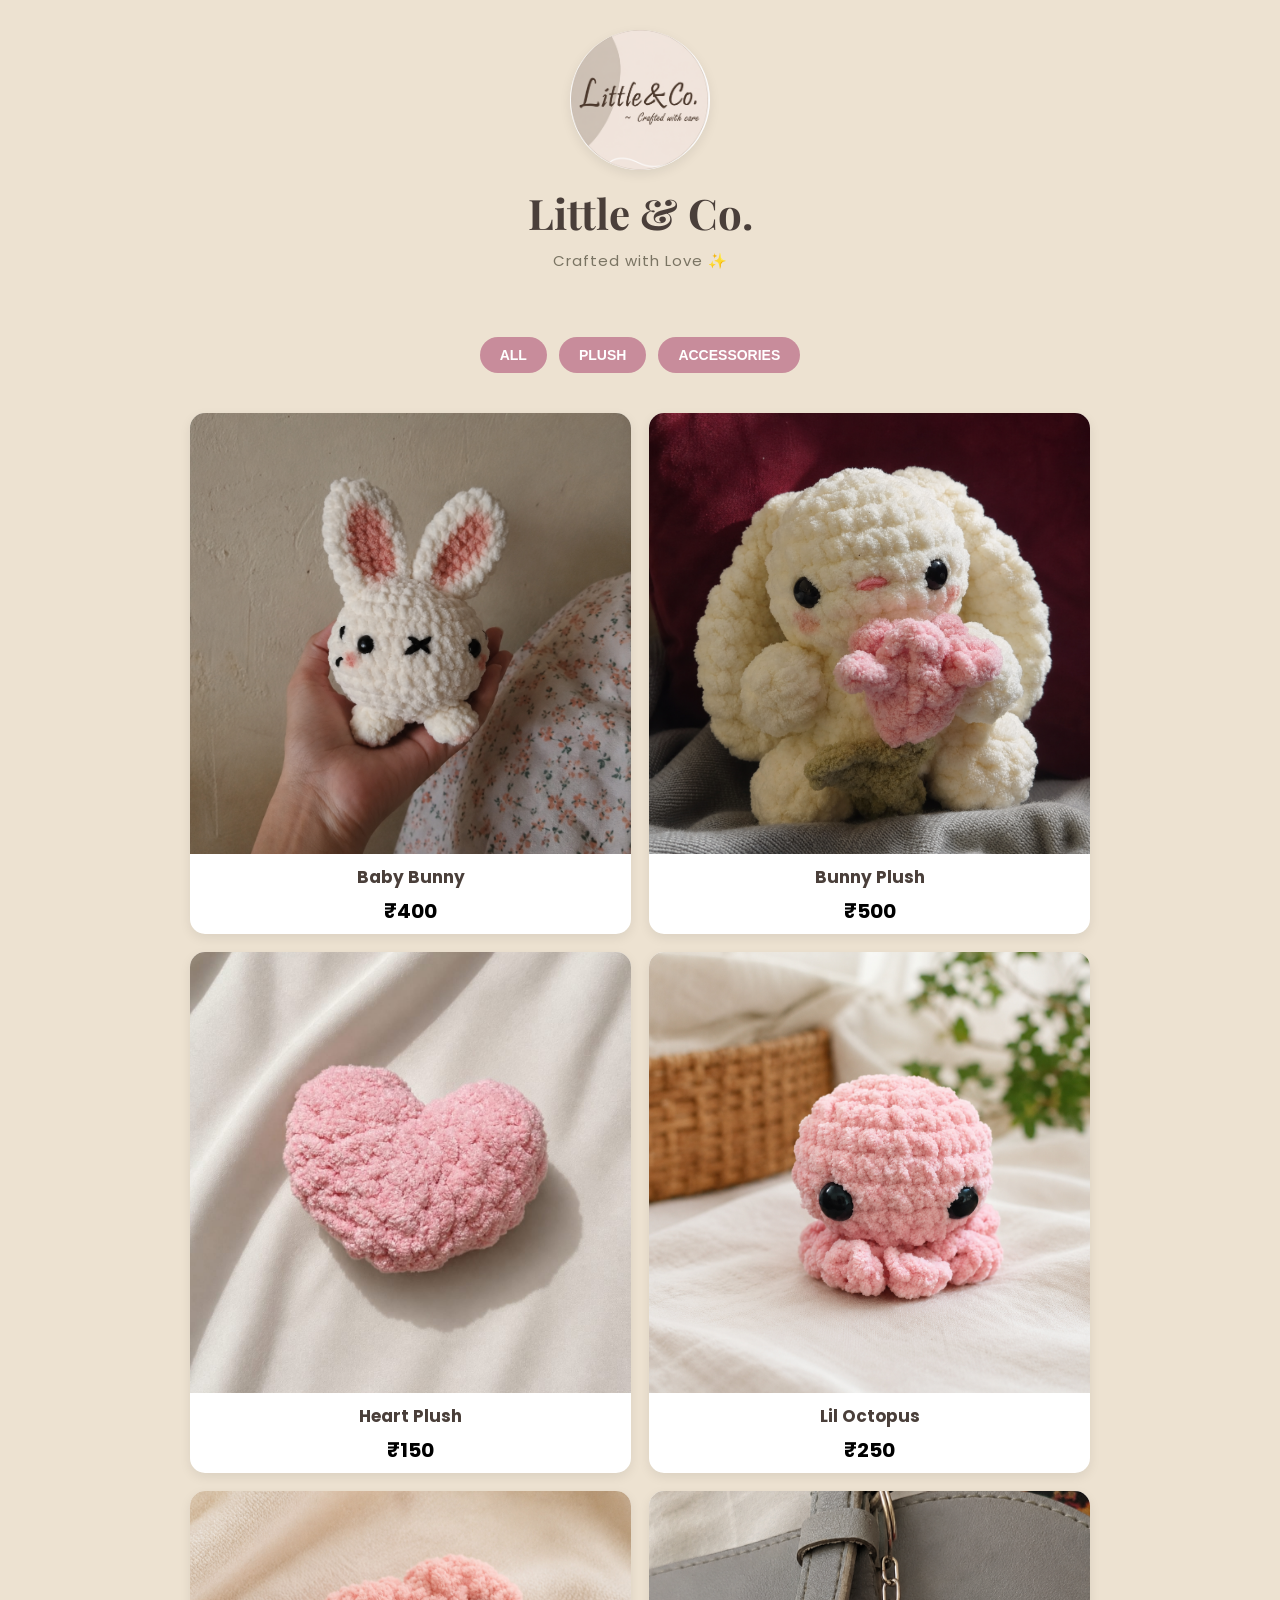
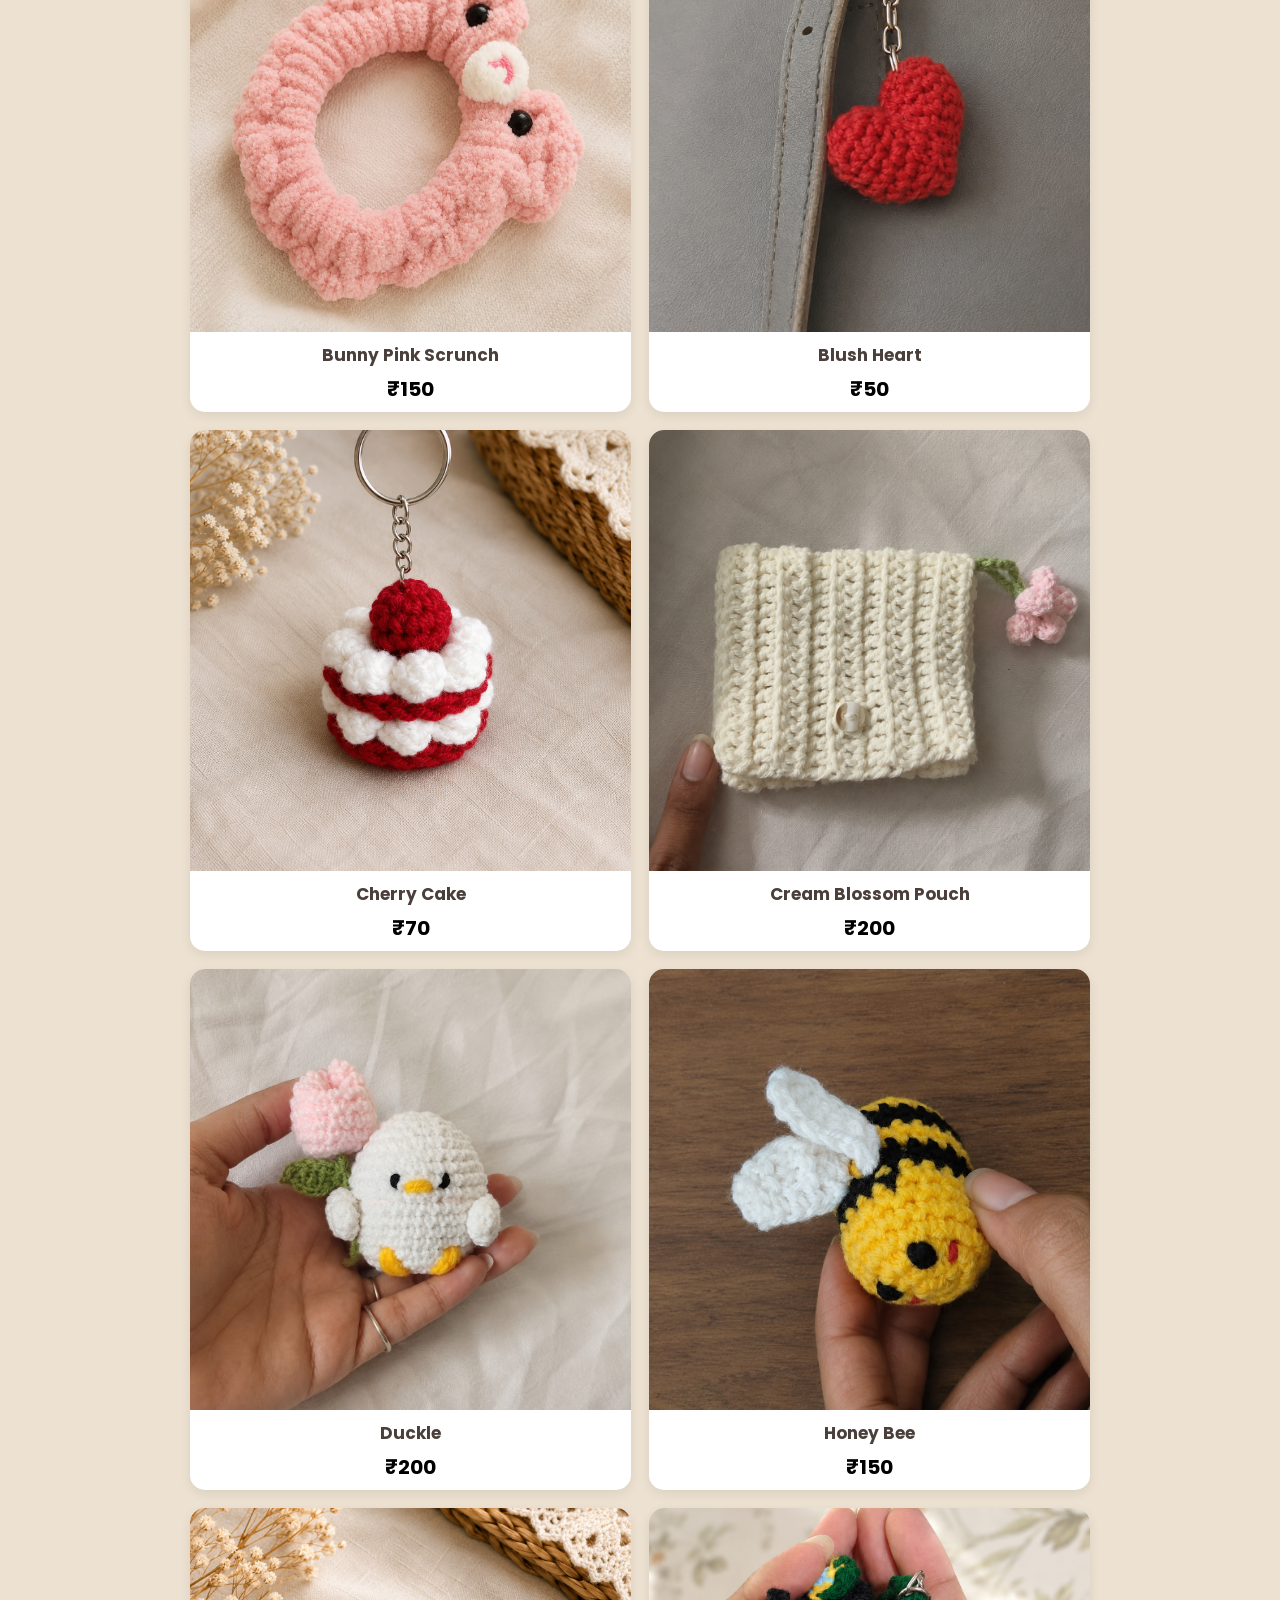
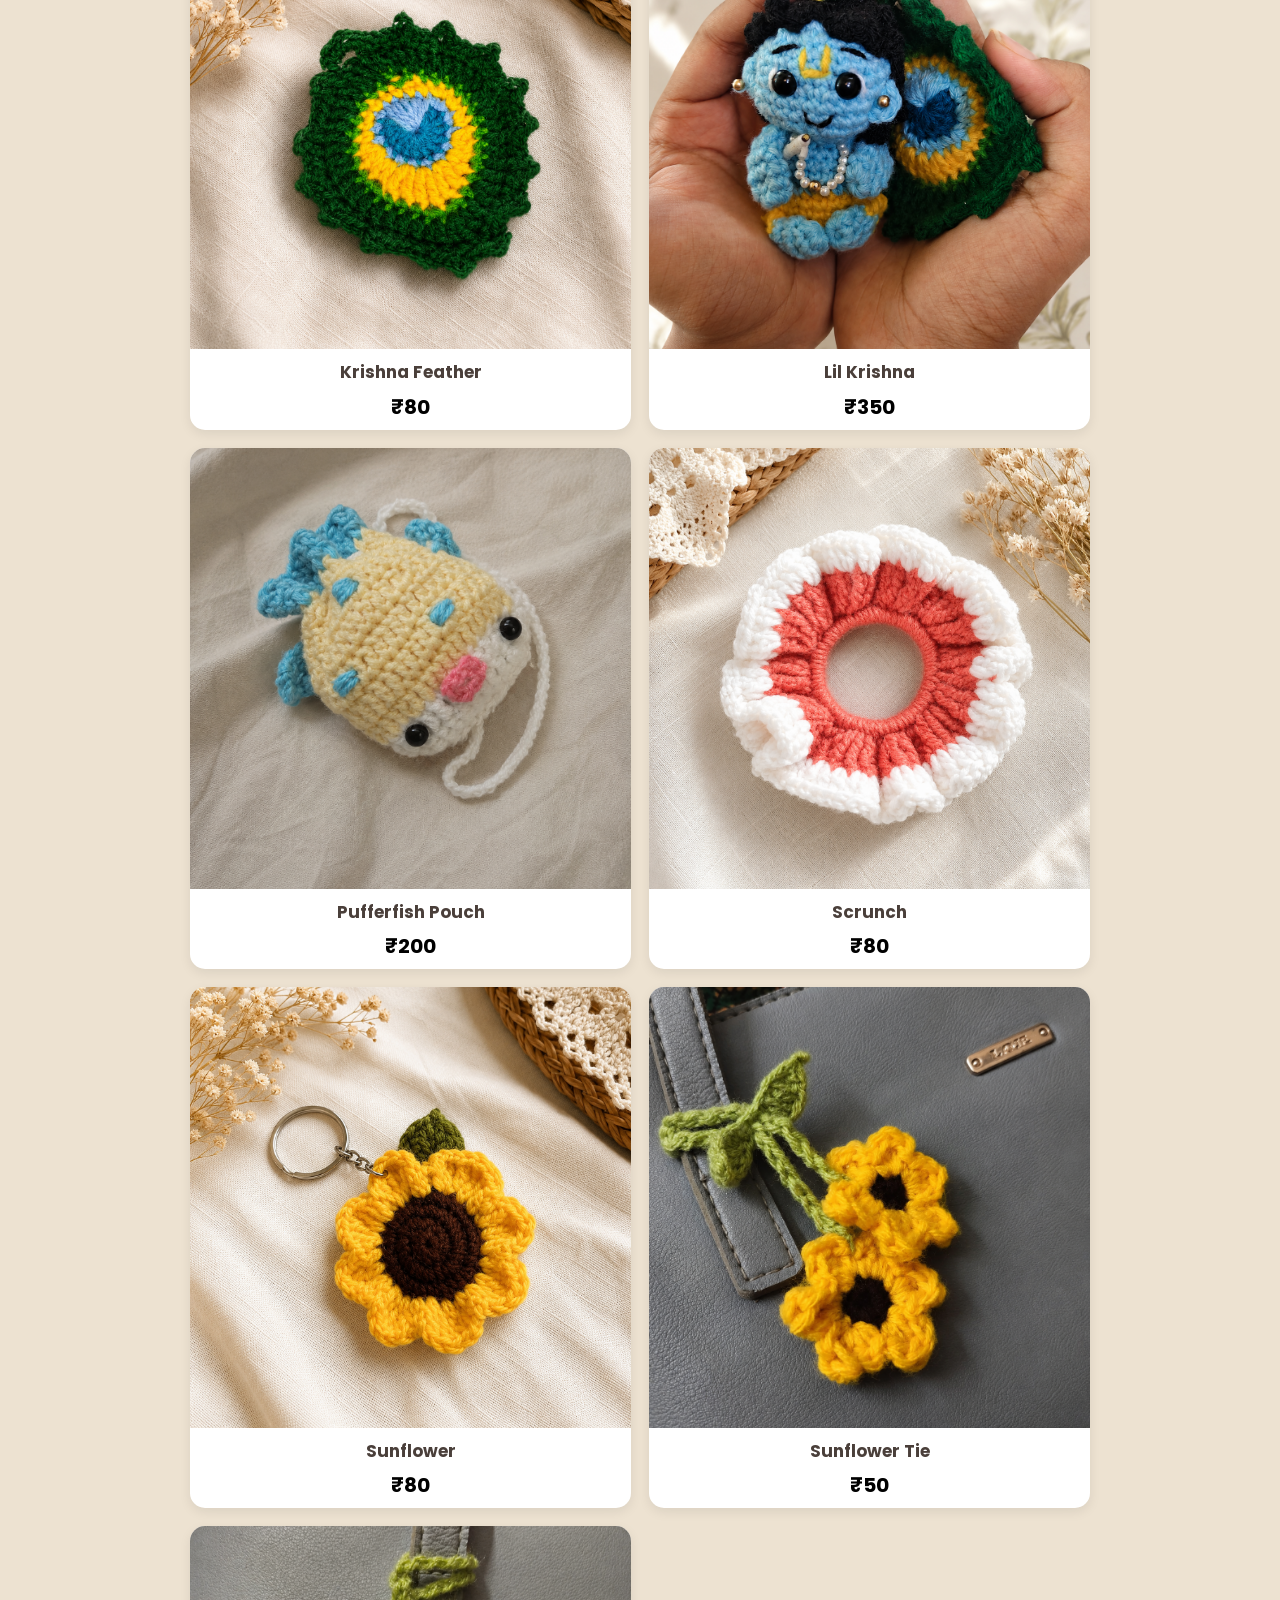
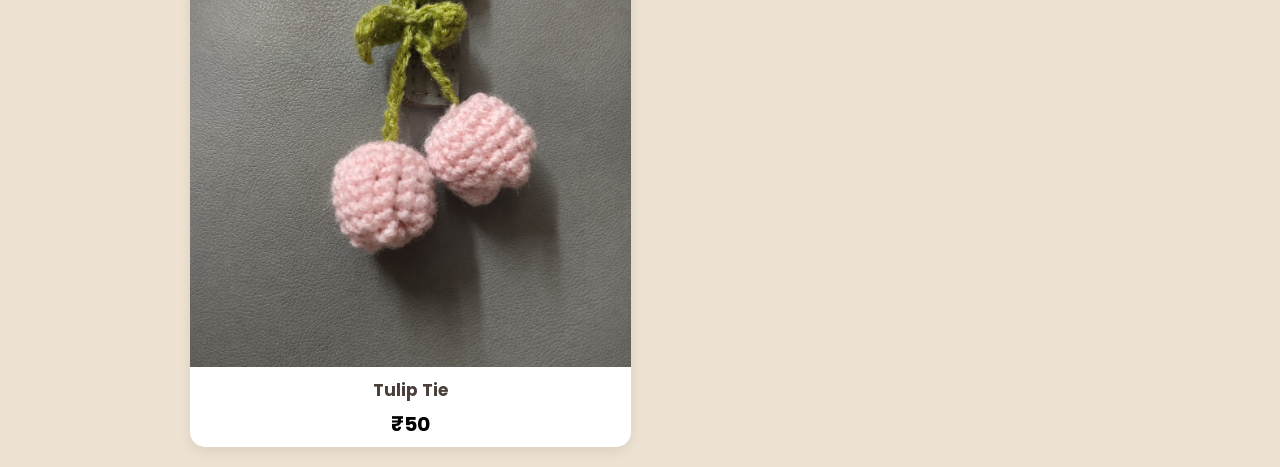
<file: index.html>
<!DOCTYPE html>
<html lang="en">
<head>
<meta charset="UTF-8">
<meta name="viewport" content="width=device-width, initial-scale=1.0">

<title>Little & Co.</title>

<link rel="stylesheet" href="style.css">

<link href="https://fonts.googleapis.com/css2?family=Playfair+Display:wght@700&family=Poppins:wght@400;500;600&display=swap" rel="stylesheet">
</head>

<body>

<header>

<img src="images/logo.png" alt="Little & Co Logo" class="logo">

<h1>Little & Co.</h1>

<p class="tagline">Crafted with Love ✨</p>

</header>

<div class="filter">
    <button onclick="show('all')">ALL</button>
    <button onclick="show('plush')">PLUSH</button>
    <button onclick="show('accessories')">ACCESSORIES</button>
</div>

<section class="products">

<!-- PLUSH -->

<div class="card plush">
<a href="product.html?item=babybunny">
<img src="images/babybunny.png" alt="Baby Bunny">
</a>
<h3>Baby Bunny</h3>
<div class="price">₹400</div>
</div>

<div class="card plush">
<a href="product.html?item=bunny-plush">
<img src="images/bunny-plush.png" alt="Bunny Plush">
</a>
<h3>Bunny Plush</h3>
<div class="price">₹500</div>
</div>

<div class="card plush">
<a href="product.html?item=heart-plush">
<img src="images/heart-plush.png" alt="Heart Plush">
</a>
<h3>Heart Plush</h3>
<div class="price">₹150</div>
</div>

<div class="card plush">
<a href="product.html?item=lil-octopus">
<img src="images/lil-octopus.png" alt="Lil Octopus">
</a>
<h3>Lil Octopus</h3>
<div class="price">₹250</div>
</div>

<div class="card plush">
<a href="product.html?item=bunnypink-scrunch">
<img src="images/bunnypink-scrunch.jpeg" alt="Bunny Pink Scrunch">
</a>
<h3>Bunny Pink Scrunch</h3>
<div class="price">₹150</div>
</div>

<!-- ACCESSORIES -->

<div class="card accessories">
<a href="product.html?item=blush-heart">
<img src="images/blush-heart.png" alt="Blush Heart">
</a>
<h3>Blush Heart</h3>
<div class="price">₹50</div>
</div>

<div class="card accessories">
<a href="product.html?item=cherrycake">
<img src="images/cherrycake.png" alt="Cherry Cake">
</a>
<h3>Cherry Cake</h3>
<div class="price">₹70</div>
</div>

<div class="card accessories">
<a href="product.html?item=creamblossom-pouch">
<img src="images/creamblossom-pouch.png" alt="Cream Blossom Pouch">
</a>
<h3>Cream Blossom Pouch</h3>
<div class="price">₹200</div>
</div>

<div class="card accessories">
<a href="product.html?item=duckle">
<img src="images/duckle.png" alt="Duckle">
</a>
<h3>Duckle</h3>
<div class="price">₹200</div>
</div>

<div class="card accessories">
<a href="product.html?item=honeybee">
<img src="images/honeybee.png" alt="Honey Bee">
</a>
<h3>Honey Bee</h3>
<div class="price">₹150</div>
</div>

<div class="card accessories">
<a href="product.html?item=krishna-feather">
<img src="images/krishna-feather.png" alt="Krishna Feather">
</a>
<h3>Krishna Feather</h3>
<div class="price">₹80</div>
</div>

<div class="card accessories">
<a href="product.html?item=lil-krishna">
<img src="images/lil-krishna.png" alt="Lil Krishna">
</a>
<h3>Lil Krishna</h3>
<div class="price">₹350</div>
</div>

<div class="card accessories">
<a href="product.html?item=pufferfish-pouch">
<img src="images/pufferfish-pouch.png" alt="Pufferfish Pouch">
</a>
<h3>Pufferfish Pouch</h3>
<div class="price">₹200</div>
</div>

<div class="card accessories">
<a href="product.html?item=scrunch">
<img src="images/scrunch.png" alt="Scrunch">
</a>
<h3>Scrunch</h3>
<div class="price">₹80</div>
</div>

<div class="card accessories">
<a href="product.html?item=sunflower">
<img src="images/sunflower.png" alt="Sunflower">
</a>
<h3>Sunflower</h3>
<div class="price">₹80</div>
</div>

<div class="card accessories">
<a href="product.html?item=sunflower-tie">
<img src="images/sunflower-tie.png" alt="Sunflower Tie">
</a>
<h3>Sunflower Tie</h3>
<div class="price">₹50</div>
</div>

<div class="card accessories">
<a href="product.html?item=tulip-tie">
<img src="images/tulip-tie.png" alt="Tulip Tie">
</a>
<h3>Tulip Tie</h3>
<div class="price">₹50</div>
</div>

</section>

<script>

function show(category){

    let cards = document.querySelectorAll('.card');

    cards.forEach(card => {

        if(category === 'all'){
            card.style.display = "block";
        }

        else if(card.classList.contains(category)){
            card.style.display = "block";
        }

        else{
            card.style.display = "none";
        }

    });

}

</script>

</body>
</html>
</file>
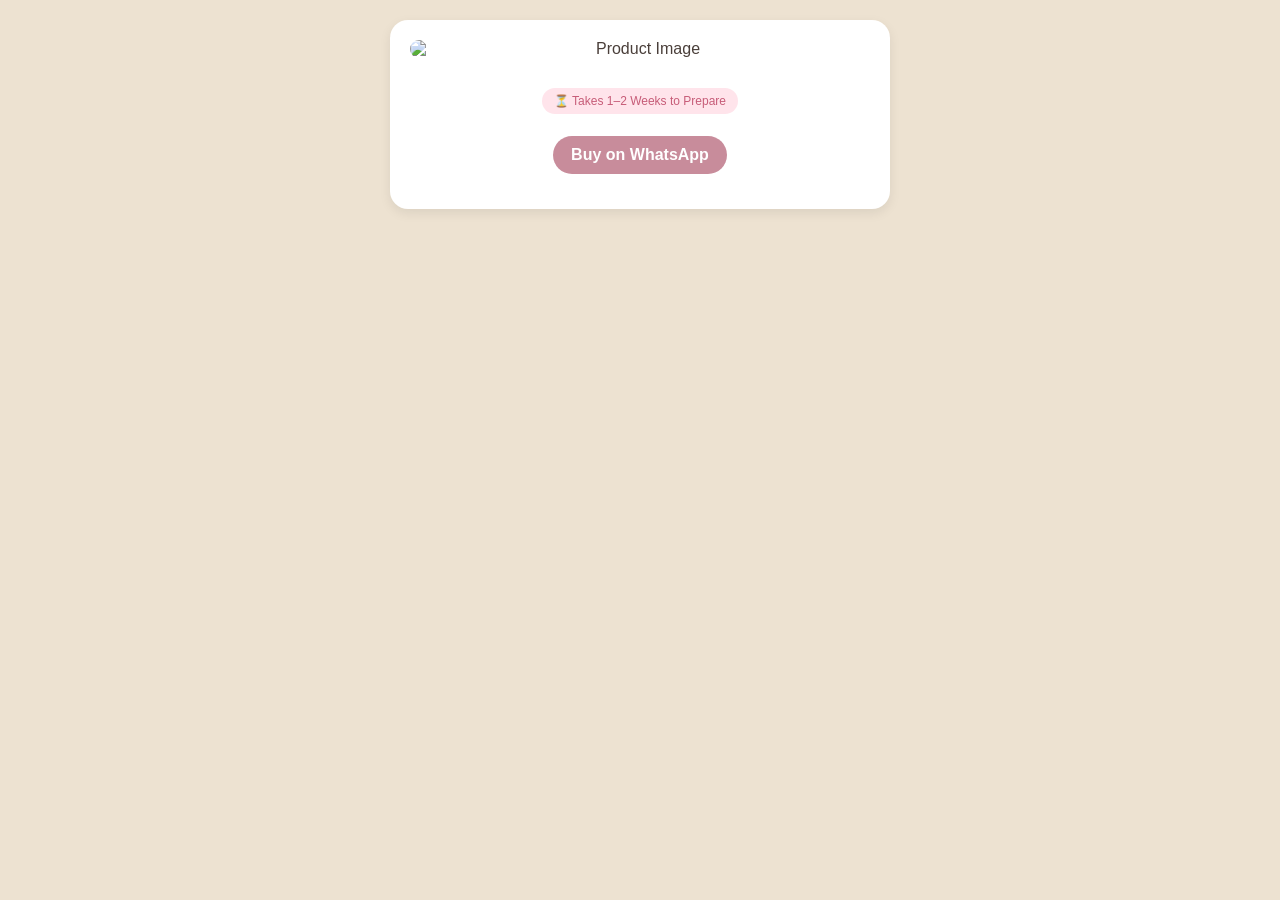
<file: product.html>
<!DOCTYPE html>
<html lang="en">
<head>

<meta charset="UTF-8">
<meta name="viewport" content="width=device-width, initial-scale=1.0">

<title>Product Details - Little & Co.</title>

<link rel="stylesheet" href="style.css">

</head>

<body>

<div class="container">

    <img id="img" alt="Product Image">

    <h2 id="name"></h2>

    <div class="price" id="price"></div>

    <p id="desc"></p>

    <div class="badge">
        ⏳ Takes 1–2 Weeks to Prepare
    </div>

    <br>

    <a class="btn" id="buy" target="_blank">
        Buy on WhatsApp
    </a>

</div>

<script>

const products = {

    "babybunny": {
        img: "images/babybunny.png",
        name: "Baby Bunny",
        price: "₹400",
        desc: "Cute handmade crochet baby bunny."
    },

    "blush-heart": {
        img: "images/blush-heart.png",
        name: "Blush Heart",
        price: "₹50",
        desc: "Soft crochet heart keychain."
    },

    "bunny-plush": {
        img: "images/bunny-plush.png",
        name: "Bunny Plush",
        price: "₹500",
        desc: "Soft crochet bunny plush perfect for gifting."
    },

    "bunnypink-scrunch": {
        img: "images/bunnypink-scrunch.png",
        name: "Bunny Pink Scrunch",
        price: "₹150",
        desc: "Cute crochet scrunchie with bunny theme."
    },

    "cherrycake": {
        img: "images/cherrycake.png",
        name: "Cherry Cake",
        price: "₹70",
        desc: "Mini crochet cake keychain."
    },

    "creamblossom-pouch": {
        img: "images/creamblossom-pouch.png",
        name: "Cream Blossom Pouch",
        price: "₹200",
        desc: "Elegant handmade crochet pouch."
    },

    "duckle": {
        img: "images/duckle.png",
        name: "Duckle",
        price: "₹200",
        desc: "Cute crochet duck plushie."
    },

    "heart-plush": {
        img: "images/heart-plush.png",
        name: "Heart Plush",
        price: "₹150",
        desc: "Soft crochet heart plush."
    },

    "honeybee": {
        img: "images/honeybee.png",
        name: "Honey Bee",
        price: "₹150",
        desc: "Adorable crochet honeybee."
    },

    "krishna-feather": {
        img: "images/krishna-feather.png",
        name: "Krishna Feather",
        price: "₹80",
        desc: "Beautiful crochet Krishna feather."
    },

    "lil-krishna": {
        img: "images/lil-krishna.png",
        name: "Lil Krishna",
        price: "₹350",
        desc: "Handmade crochet Krishna doll."
    },

    "lil-octopus": {
        img: "images/lil-octopus.png",
        name: "Lil Octopus",
        price: "₹250",
        desc: "Cute crochet octopus plushie."
    },

    "pufferfish-pouch": {
        img: "images/pufferfish-pouch.png",
        name: "Pufferfish Pouch",
        price: "₹200",
        desc: "Fun handmade crochet pouch."
    },

    "scrunch": {
        img: "images/scrunch.png",
        name: "Scrunchie",
        price: "₹80",
        desc: "Soft crochet scrunchie."
    },

    "sunflower": {
        img: "images/sunflower.png",
        name: "Sunflower",
        price: "₹80",
        desc: "Crochet sunflower accessory."
    },

    "sunflower-tie": {
        img: "images/sunflower-tie.png",
        name: "Sunflower Tie",
        price: "₹50",
        desc: "Cute sunflower crochet tie."
    },

    "tulip-tie": {
        img: "images/tulip-tie.png",
        name: "Tulip Tie",
        price: "₹50",
        desc: "Cute crochet tulip tie."
    }

};

const item = new URLSearchParams(window.location.search).get("item");

const p = products[item];

if(p){

    document.getElementById("img").src = p.img;
    document.getElementById("name").textContent = p.name;
    document.getElementById("price").textContent = p.price;
    document.getElementById("desc").textContent = p.desc;

    document.getElementById("buy").href =
    "https://wa.me/917337228769?text=Hi!%20I%20want%20to%20order%20" +
    encodeURIComponent(p.name);

}

</script>

</body>
</html>
</file>
<file: style.css>
body{
    font-family:'Poppins',sans-serif;
    margin:0;
    background:#EDE2D1;
    color:#4A3F3A;
}

header{
    text-align:center;
    padding:30px 15px;
}

.logo{
    width:140px;
    height:140px;
    border-radius:50%;
    object-fit:cover;
    display:block;
    margin:0 auto 15px auto;
    box-shadow:0 4px 12px rgba(0,0,0,0.08);
}

header h1{
    font-family:'Playfair Display',serif;
    font-size:42px;
    margin:0;
    color:#4A3F3A;
}

.tagline{
    margin-top:8px;
    color:#7A7463;
    font-size:15px;
    letter-spacing:1px;
}

.filter{
    display:flex;
    justify-content:center;
    gap:12px;
    flex-wrap:wrap;
    margin:20px;
}

.filter button{
    background:#C88C9B;
    color:white;
    border:none;
    border-radius:25px;
    padding:10px 20px;
    font-size:14px;
    font-weight:600;
    cursor:pointer;
}

.section-title{
    text-align:center;
    margin-top:30px;
    margin-bottom:15px;
    color:#4A3F3A;
}

.products{
    display:grid;
    grid-template-columns:repeat(2,1fr);
    gap:18px;
    padding:20px;
    max-width:900px;
    margin:auto;
}

.card{
    background:white;
    border-radius:15px;
    overflow:hidden;
    text-align:center;
    box-shadow:0 4px 12px rgba(0,0,0,0.08);
    transition:0.3s;
}

.card:hover{
    transform:translateY(-5px);
}

.card img{
    width:100%;
    aspect-ratio:1/1;
    object-fit:cover;
    display:block;
}

.card h3{
    font-size:17px;
    margin:12px 8px 5px;
    line-height:1.3;
}

.price{
    font-size:20px;
    font-weight:700;
    color:#000;
    margin:8px 0;
}

.card p{
    padding:0 10px;
    font-size:14px;
    color:#666;
}

.badge{
    display:inline-block;
    background:#FFE4EB;
    color:#C75C78;
    padding:6px 12px;
    border-radius:20px;
    margin:10px 0;
    font-size:12px;
}

.btn{
    display:inline-block;
    margin:12px 0 15px;
    padding:10px 18px;
    background:#C88C9B;
    color:white;
    text-decoration:none;
    border-radius:25px;
    font-weight:600;
}

.btn:hover{
    opacity:0.9;
}

/* PRODUCT DETAILS PAGE */

.container{
    width:90%;
    max-width:500px;
    margin:20px auto;
    background:white;
    padding:20px;
    border-radius:18px;
    box-shadow:0 4px 12px rgba(0,0,0,0.08);
    text-align:center;
    box-sizing:border-box;
}

.container img{
    width:100%;
    height:auto;
    border-radius:12px;
    display:block;
}

/* MOBILE */

@media (max-width:768px){

    .products{
        grid-template-columns:repeat(2,1fr);
        gap:15px;
        padding:15px;
    }

    .logo{
        width:120px;
        height:120px;
    }

    header h1{
        font-size:34px;
    }

    .card h3{
        font-size:15px;
    }

    .price{
        font-size:18px;
    }

    .container{
        width:95%;
        padding:15px;
    }

    .container img{
        width:100%;
        height:auto;
    }

    .container h2{
        font-size:28px;
    }

    .btn{
        width:80%;
        box-sizing:border-box;
    }
}
</file>
